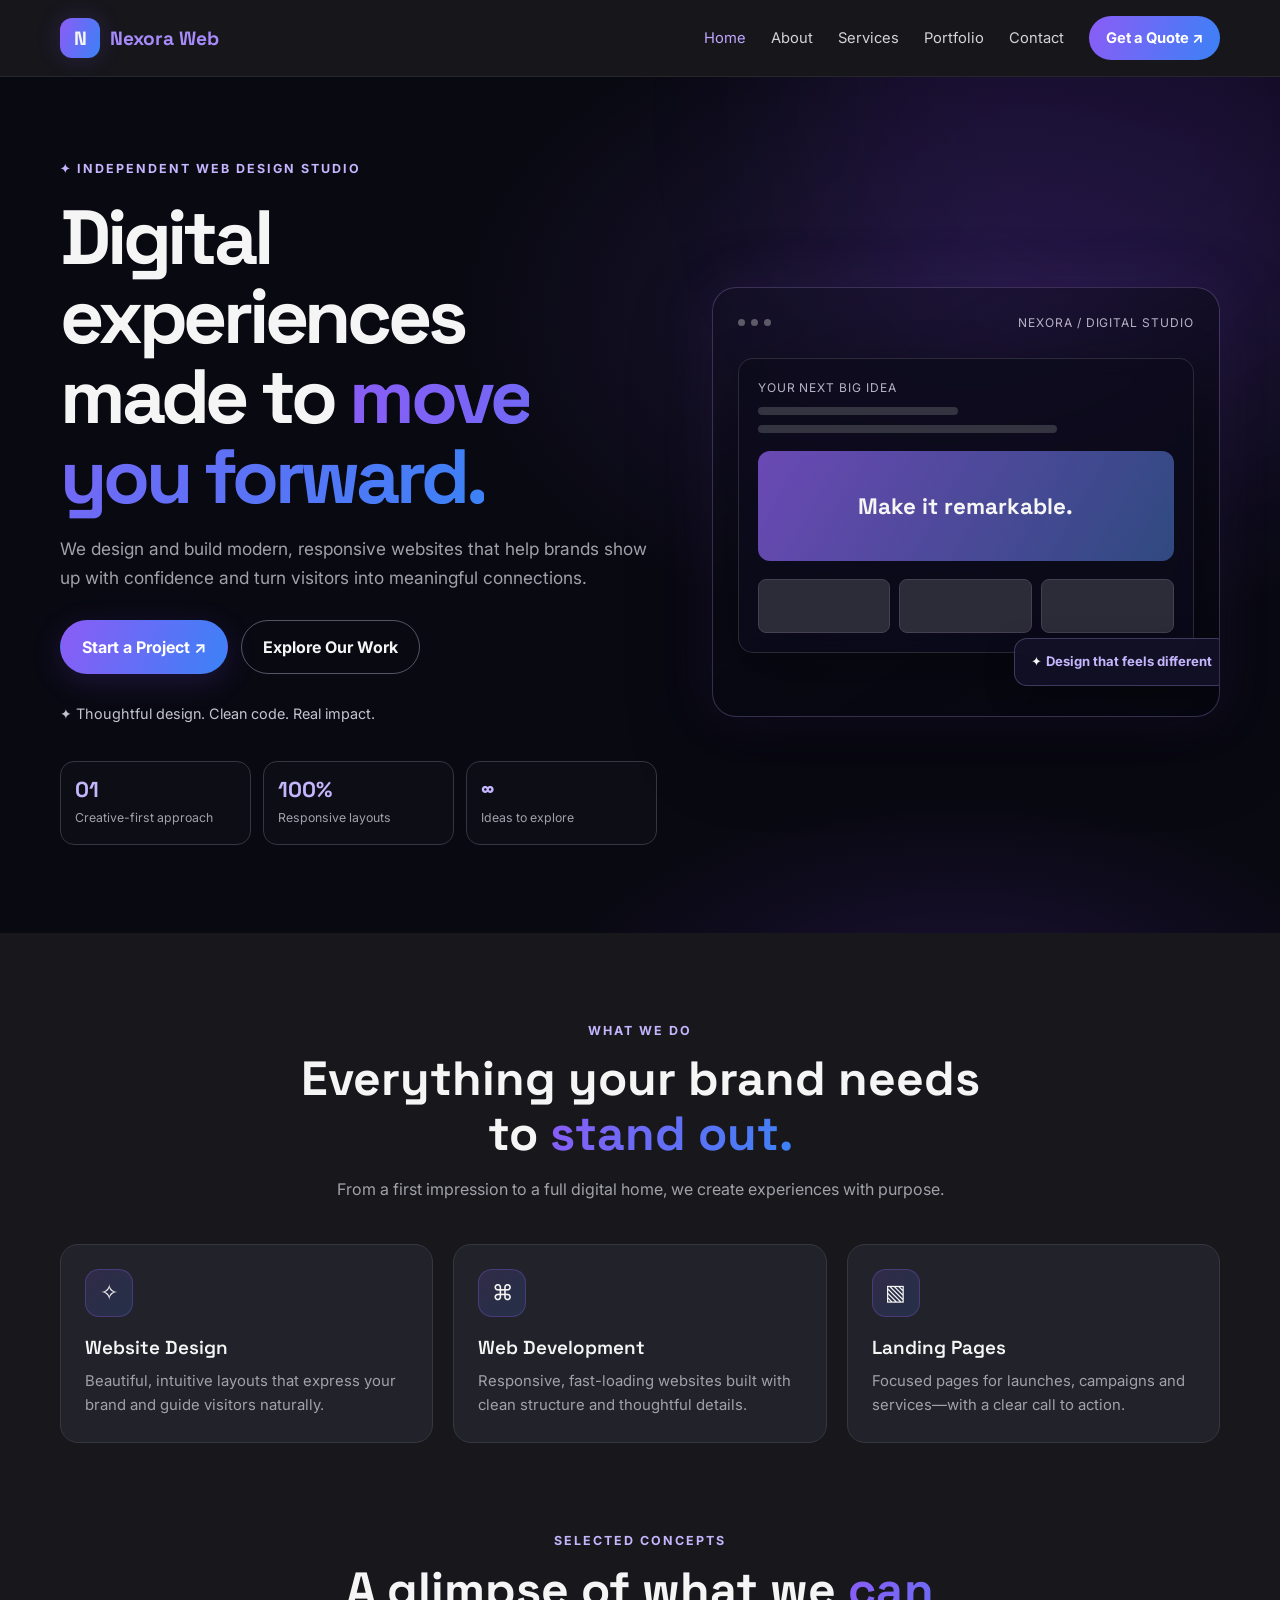
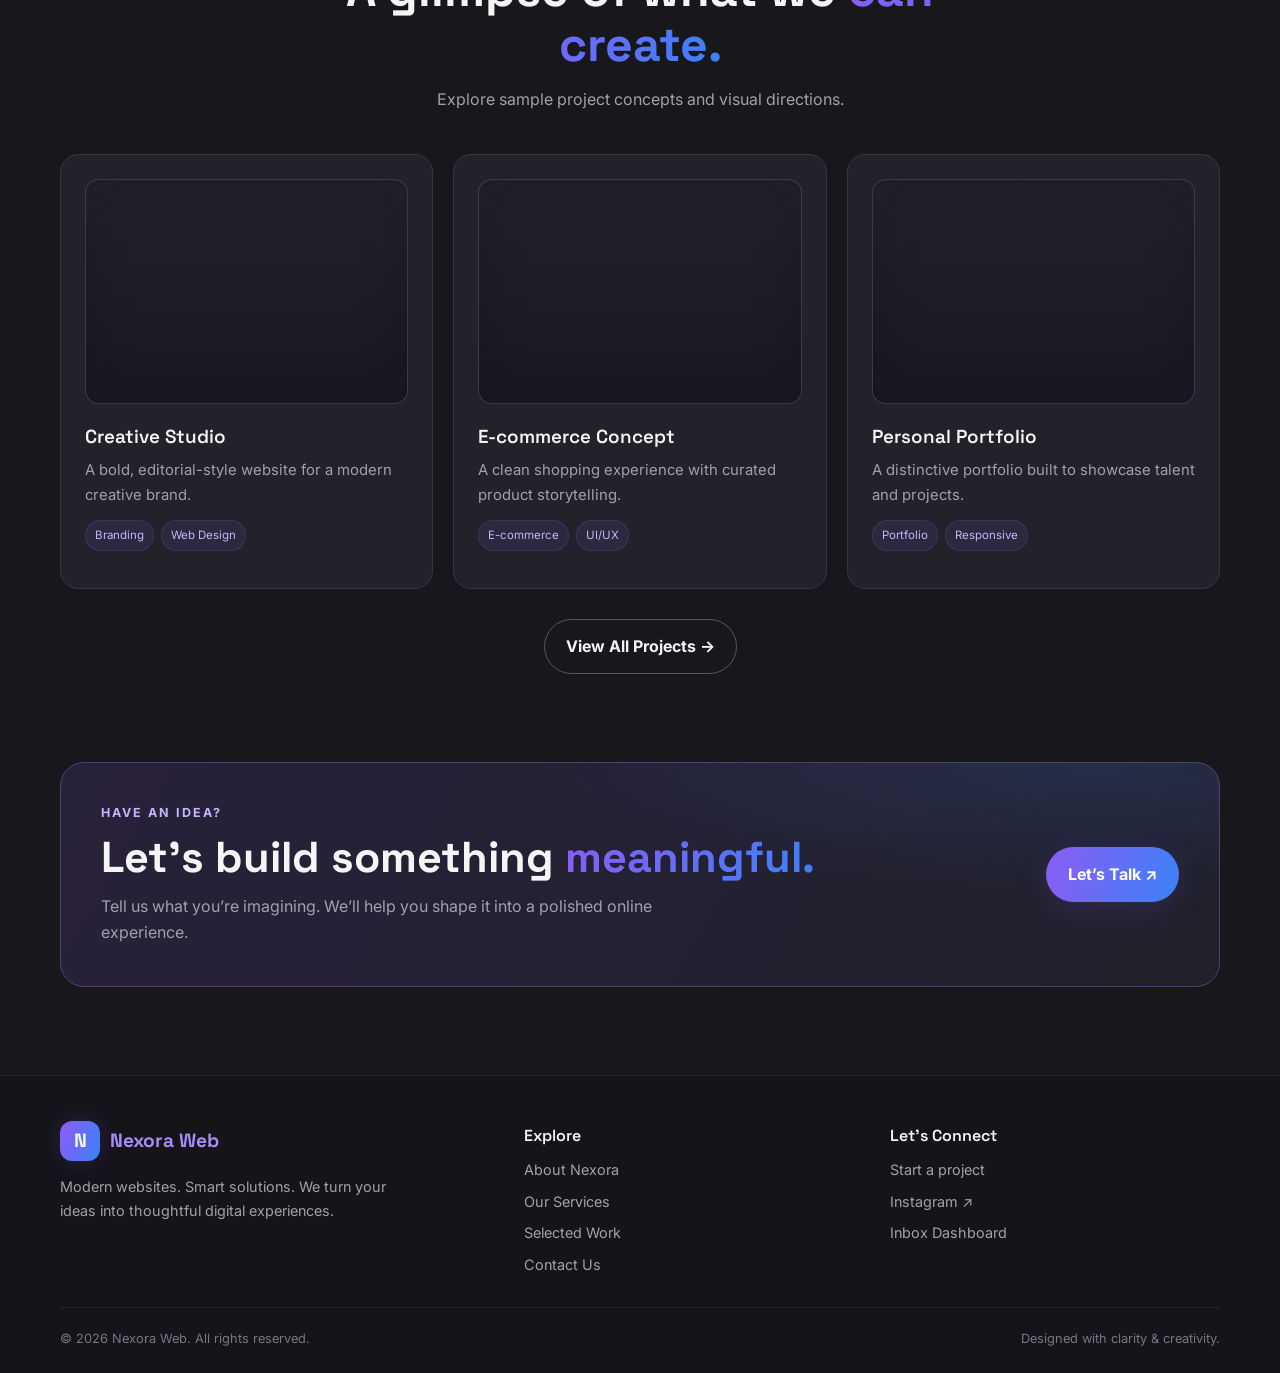
<file: index.html>
<!doctype html><html lang="en"><head><meta charset="utf-8"><meta name="viewport" content="width=device-width,initial-scale=1"><meta name="description" content="Nexora Web creates modern, responsive websites and digital experiences."><title>Nexora Web | Modern Websites, Smart Solutions</title><link rel="stylesheet" href="style.css"></head><body><header class="navbar"><div class="container nav-inner">
<a class="brand" href="index.html"><span class="brand-mark">N</span><span>Nexora <span>Web</span></span></a>
<button class="menu-btn" aria-label="Toggle navigation">☰</button><nav class="nav-links">
<a href="index.html" class="active">Home</a><a href="about.html" class="">About</a><a href="services.html" class="">Services</a><a href="portfolio.html" class="">Portfolio</a><a href="contact.html" class="">Contact</a><a class="nav-cta" href="contact.html">Get a Quote ↗</a></nav></div></header>
<main><section class="hero"><div class="container hero-grid"><div><div class="eyebrow">✦ Independent web design studio</div><h1>Digital experiences<br>made to <span class="gradient-text">move you forward.</span></h1><p>We design and build modern, responsive websites that help brands show up with confidence and turn visitors into meaningful connections.</p><div class="hero-actions"><a class="btn btn-primary" href="contact.html">Start a Project ↗</a><a class="btn btn-outline" href="portfolio.html">Explore Our Work</a></div><div class="hero-note">✦ Thoughtful design. Clean code. Real impact.</div><div class="stats"><div class="stat"><strong>01</strong><span>Creative-first approach</span></div><div class="stat"><strong>100%</strong><span>Responsive layouts</span></div><div class="stat"><strong>∞</strong><span>Ideas to explore</span></div></div></div>
<div class="visual-card"><div class="visual-top"><div class="dots"><i></i><i></i><i></i></div><span class="mini-label">NEXORA / DIGITAL STUDIO</span></div><div class="mock-window"><div class="mini-label">YOUR NEXT BIG IDEA</div><div class="mock-line short"></div><div class="mock-line mid"></div><div class="mock-banner">Make it remarkable.</div><div class="mock-cards"><span></span><span></span><span></span></div></div><div class="floating-tag">✦ <b>Design that feels different</b></div></div></div></section>
<section class="section"><div class="container"><div class="section-head"><div class="eyebrow">What we do</div><h2>Everything your brand needs to <span class="gradient-text">stand out.</span></h2><p>From a first impression to a full digital home, we create experiences with purpose.</p></div><div class="cards">
<div class="card"><div class="icon-box">✧</div><h3>Website Design</h3><p>Beautiful, intuitive layouts that express your brand and guide visitors naturally.</p></div><div class="card"><div class="icon-box">⌘</div><h3>Web Development</h3><p>Responsive, fast-loading websites built with clean structure and thoughtful details.</p></div><div class="card"><div class="icon-box">▧</div><h3>Landing Pages</h3><p>Focused pages for launches, campaigns and services—with a clear call to action.</p></div></div></div></section>
<section class="section" style="padding-top:0"><div class="container"><div class="section-head"><div class="eyebrow">Selected concepts</div><h2>A glimpse of what we <span class="gradient-text">can create.</span></h2><p>Explore sample project concepts and visual directions.</p></div><div class="cards"><article class="card"><div class="project-preview"><div class="browser"><div class="bar"></div><div class="block"></div><div class="tiles"><i></i><i></i><i></i></div></div></div><h3>Creative Studio</h3><p>A bold, editorial-style website for a modern creative brand.</p><div class="project-meta"><span class="tag">Branding</span><span class="tag">Web Design</span></div></article><article class="card"><div class="project-preview"><div class="browser"><div class="bar"></div><div class="block"></div><div class="tiles"><i></i><i></i><i></i></div></div></div><h3>E-commerce Concept</h3><p>A clean shopping experience with curated product storytelling.</p><div class="project-meta"><span class="tag">E-commerce</span><span class="tag">UI/UX</span></div></article><article class="card"><div class="project-preview"><div class="browser"><div class="bar"></div><div class="block"></div><div class="tiles"><i></i><i></i><i></i></div></div></div><h3>Personal Portfolio</h3><p>A distinctive portfolio built to showcase talent and projects.</p><div class="project-meta"><span class="tag">Portfolio</span><span class="tag">Responsive</span></div></article></div><div style="text-align:center;margin-top:30px"><a class="btn btn-outline" href="portfolio.html">View All Projects →</a></div></div></section>
<section class="section" style="padding-top:0"><div class="container"><div class="cta-band"><div class="cta-row"><div><div class="eyebrow">Have an idea?</div><h2>Let’s build something <span class="gradient-text">meaningful.</span></h2><p>Tell us what you’re imagining. We’ll help you shape it into a polished online experience.</p></div><a class="btn btn-primary" href="contact.html">Let’s Talk ↗</a></div></div></div></section></main><footer class="footer"><div class="container"><div class="footer-grid">
<div><a class="brand" href="index.html"><span class="brand-mark">N</span><span>Nexora <span>Web</span></span></a><p>Modern websites. Smart solutions. We turn your ideas into thoughtful digital experiences.</p></div>
<div><h4>Explore</h4><div class="footer-links"><a href="about.html">About Nexora</a><a href="services.html">Our Services</a><a href="portfolio.html">Selected Work</a><a href="contact.html">Contact Us</a></div></div>
<div><h4>Let’s Connect</h4><div class="footer-links"><a href="contact.html">Start a project</a><a href="https://www.instagram.com/" target="_blank" rel="noopener">Instagram ↗</a><a href="inbox.html">Inbox Dashboard</a></div></div>
</div><div class="copyright"><span>© <span data-year></span> Nexora Web. All rights reserved.</span><span>Designed with clarity & creativity.</span></div></div></footer><script src="app.js"></script></body></html>
</file>
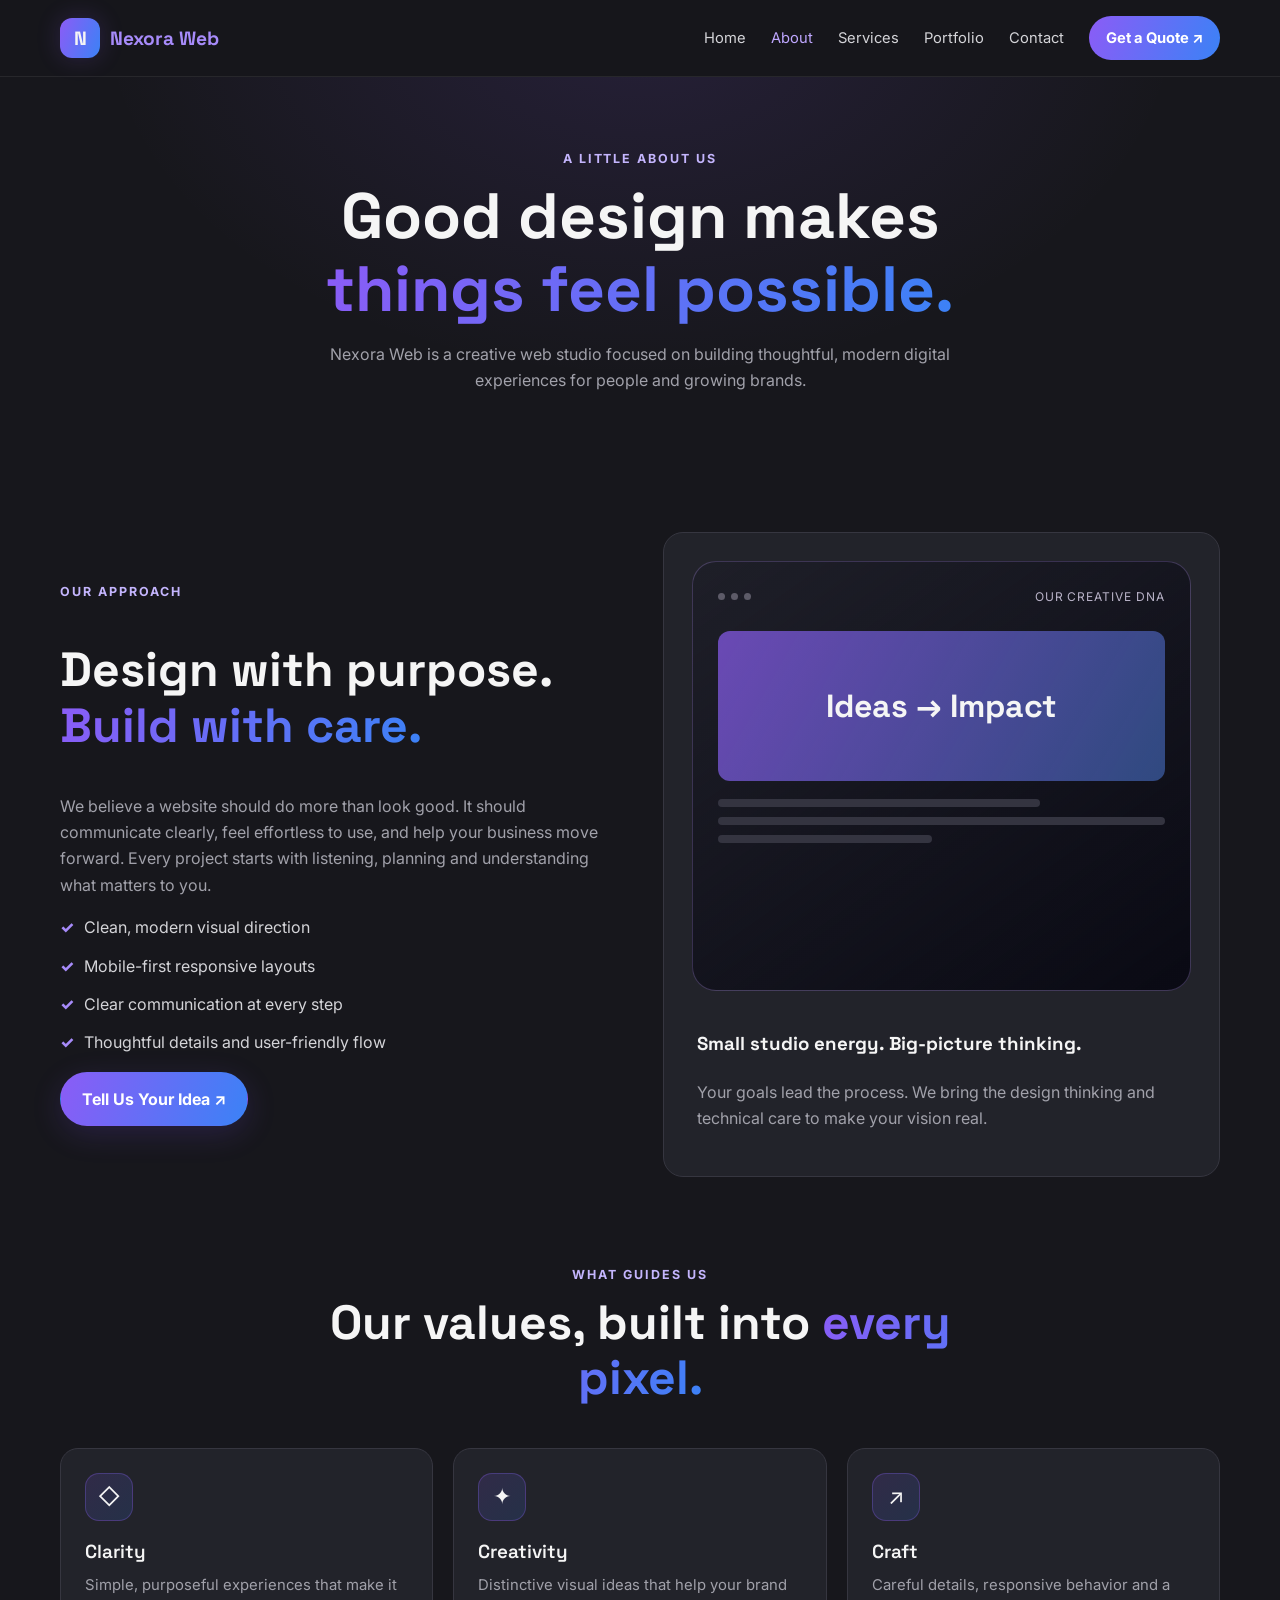
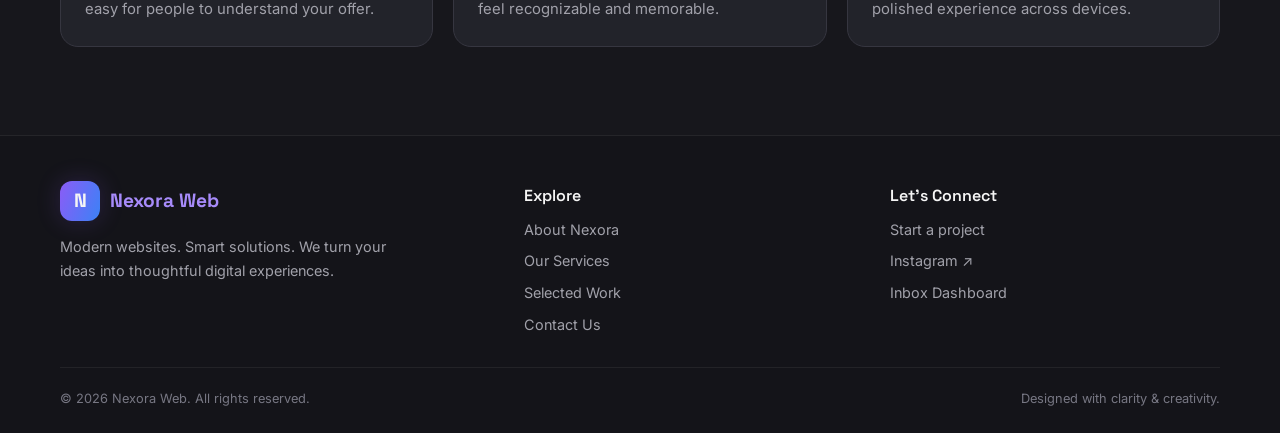
<file: about.html>
<!doctype html><html lang="en"><head><meta charset="utf-8"><meta name="viewport" content="width=device-width,initial-scale=1"><title>About | Nexora Web</title><link rel="stylesheet" href="style.css"></head><body><header class="navbar"><div class="container nav-inner">
<a class="brand" href="index.html"><span class="brand-mark">N</span><span>Nexora <span>Web</span></span></a>
<button class="menu-btn" aria-label="Toggle navigation">☰</button><nav class="nav-links">
<a href="index.html" class="">Home</a><a href="about.html" class="active">About</a><a href="services.html" class="">Services</a><a href="portfolio.html" class="">Portfolio</a><a href="contact.html" class="">Contact</a><a class="nav-cta" href="contact.html">Get a Quote ↗</a></nav></div></header>
<main><section class="page-hero"><div class="container"><div class="eyebrow">A little about us</div><h1>Good design makes<br><span class="gradient-text">things feel possible.</span></h1><p>Nexora Web is a creative web studio focused on building thoughtful, modern digital experiences for people and growing brands.</p></div></section>
<section class="section"><div class="container split"><div><div class="eyebrow">Our approach</div><h2 style="font:700 clamp(2rem,4vw,3rem)/1.15 'Space Grotesk'">Design with purpose.<br><span class="gradient-text">Build with care.</span></h2><p class="muted">We believe a website should do more than look good. It should communicate clearly, feel effortless to use, and help your business move forward. Every project starts with listening, planning and understanding what matters to you.</p><ul class="check-list"><li>Clean, modern visual direction</li><li>Mobile-first responsive layouts</li><li>Clear communication at every step</li><li>Thoughtful details and user-friendly flow</li></ul><a class="btn btn-primary" href="contact.html">Tell Us Your Idea ↗</a></div><div class="panel"><div class="visual-card" style="box-shadow:none"><div class="visual-top"><div class="dots"><i></i><i></i><i></i></div><span class="mini-label">OUR CREATIVE DNA</span></div><div class="mock-banner" style="height:150px;font-size:2rem">Ideas → Impact</div><div class="mock-line mid"></div><div class="mock-line"></div><div class="mock-line short"></div></div><div style="padding:20px 5px 0"><h3 style="font-family:'Space Grotesk'">Small studio energy. Big-picture thinking.</h3><p class="muted">Your goals lead the process. We bring the design thinking and technical care to make your vision real.</p></div></div></div></section>
<section class="section" style="padding-top:0"><div class="container"><div class="section-head"><div class="eyebrow">What guides us</div><h2>Our values, built into <span class="gradient-text">every pixel.</span></h2></div><div class="cards"><div class="card"><div class="icon-box">◇</div><h3>Clarity</h3><p>Simple, purposeful experiences that make it easy for people to understand your offer.</p></div><div class="card"><div class="icon-box">✦</div><h3>Creativity</h3><p>Distinctive visual ideas that help your brand feel recognizable and memorable.</p></div><div class="card"><div class="icon-box">↗</div><h3>Craft</h3><p>Careful details, responsive behavior and a polished experience across devices.</p></div></div></div></section></main><footer class="footer"><div class="container"><div class="footer-grid">
<div><a class="brand" href="index.html"><span class="brand-mark">N</span><span>Nexora <span>Web</span></span></a><p>Modern websites. Smart solutions. We turn your ideas into thoughtful digital experiences.</p></div>
<div><h4>Explore</h4><div class="footer-links"><a href="about.html">About Nexora</a><a href="services.html">Our Services</a><a href="portfolio.html">Selected Work</a><a href="contact.html">Contact Us</a></div></div>
<div><h4>Let’s Connect</h4><div class="footer-links"><a href="contact.html">Start a project</a><a href="https://www.instagram.com/" target="_blank" rel="noopener">Instagram ↗</a><a href="inbox.html">Inbox Dashboard</a></div></div>
</div><div class="copyright"><span>© <span data-year></span> Nexora Web. All rights reserved.</span><span>Designed with clarity & creativity.</span></div></div></footer><script src="app.js"></script></body></html>
</file>
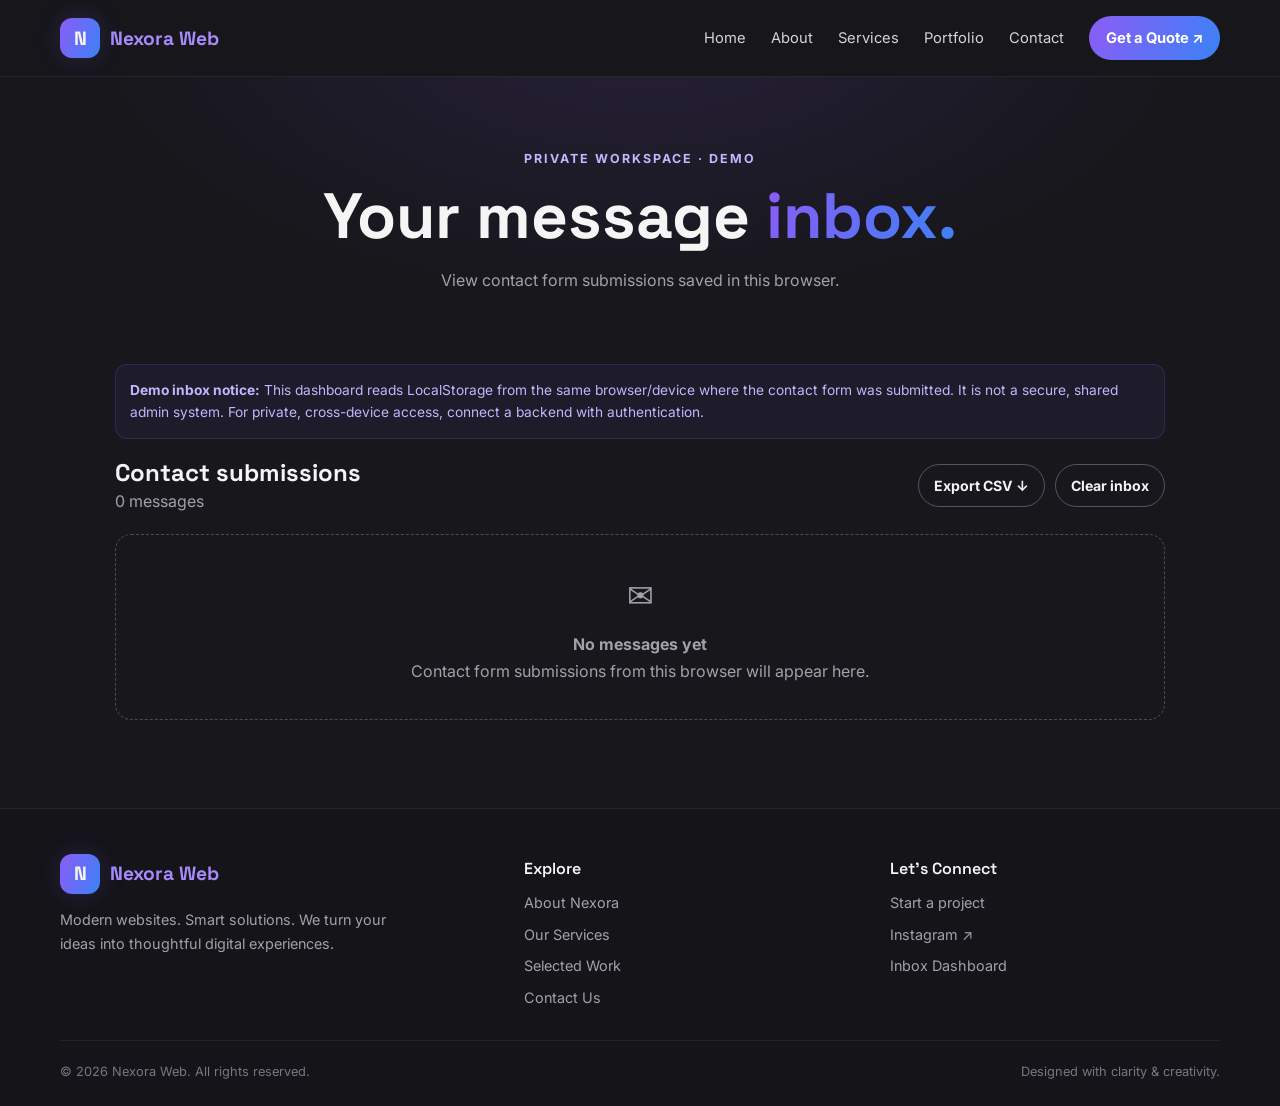
<file: inbox.html>
<!doctype html><html lang="en"><head><meta charset="utf-8"><meta name="viewport" content="width=device-width,initial-scale=1"><title>Inbox Dashboard | Nexora Web</title><link rel="stylesheet" href="style.css"></head><body><header class="navbar"><div class="container nav-inner">
<a class="brand" href="index.html"><span class="brand-mark">N</span><span>Nexora <span>Web</span></span></a>
<button class="menu-btn" aria-label="Toggle navigation">☰</button><nav class="nav-links">
<a href="index.html" class="">Home</a><a href="about.html" class="">About</a><a href="services.html" class="">Services</a><a href="portfolio.html" class="">Portfolio</a><a href="contact.html" class="">Contact</a><a class="nav-cta" href="contact.html">Get a Quote ↗</a></nav></div></header>
<main><section class="page-hero"><div class="container"><div class="eyebrow">Private workspace · demo</div><h1>Your message <span class="gradient-text">inbox.</span></h1><p>View contact form submissions saved in this browser.</p></div></section>
<section class="section" style="padding-top:20px"><div class="container inbox-wrap"><div class="security-note"><strong>Demo inbox notice:</strong> This dashboard reads LocalStorage from the same browser/device where the contact form was submitted. It is not a secure, shared admin system. For private, cross-device access, connect a backend with authentication.</div>
<div class="inbox-toolbar"><div><h2 style="font:700 1.5rem 'Space Grotesk';margin:0">Contact submissions</h2><span class="muted" id="messageCount">Loading…</span></div><div style="display:flex;gap:10px;flex-wrap:wrap"><button class="btn btn-outline btn-sm" id="exportBtn">Export CSV ↓</button><button class="btn btn-outline btn-sm" id="clearBtn">Clear inbox</button></div></div><div id="inboxList" class="inbox-list"></div></div></section></main><footer class="footer"><div class="container"><div class="footer-grid">
<div><a class="brand" href="index.html"><span class="brand-mark">N</span><span>Nexora <span>Web</span></span></a><p>Modern websites. Smart solutions. We turn your ideas into thoughtful digital experiences.</p></div>
<div><h4>Explore</h4><div class="footer-links"><a href="about.html">About Nexora</a><a href="services.html">Our Services</a><a href="portfolio.html">Selected Work</a><a href="contact.html">Contact Us</a></div></div>
<div><h4>Let’s Connect</h4><div class="footer-links"><a href="contact.html">Start a project</a><a href="https://www.instagram.com/" target="_blank" rel="noopener">Instagram ↗</a><a href="inbox.html">Inbox Dashboard</a></div></div>
</div><div class="copyright"><span>© <span data-year></span> Nexora Web. All rights reserved.</span><span>Designed with clarity & creativity.</span></div></div></footer><script src="app.js"></script>
<script>
(function(){
const KEY="nexora_web_messages_v1",list=document.getElementById("inboxList"),count=document.getElementById("messageCount");
const read=()=>{try{return JSON.parse(localStorage.getItem(KEY)||"[]")}catch{return[]}};
const esc=s=>String(s||"").replace(/[&<>"']/g,c=>({"&":"&amp;","<":"&lt;",">":"&gt;",'"':"&quot;","'":"&#39;"}[c]));
function render(){
 const items=read();count.textContent=items.length+" message"+(items.length===1?"":"s");
 if(!items.length){list.innerHTML='<div class="empty"><div style="font-size:2rem;margin-bottom:8px">✉</div><strong>No messages yet</strong><br>Contact form submissions from this browser will appear here.</div>';return;}
 list.innerHTML=items.map(m=>'<article class="message"><div class="message-head"><div><strong>'+esc(m.name)+'</strong> <span class="tag">'+esc(m.status||"New")+'</span><br><small>'+esc(m.email)+' · '+esc(m.service)+' · '+new Date(m.createdAt).toLocaleString()+'</small></div><div class="message-actions"><a class="btn btn-outline btn-sm" href="mailto:'+encodeURIComponent(m.email)+'?subject='+encodeURIComponent("Re: Nexora Web inquiry")+'">Reply ↗</a><button class="btn btn-outline btn-sm" data-delete="'+esc(m.id)+'">Delete</button></div></div><p>'+esc(m.message)+'</p>'+(m.budget?'<small>Budget: '+esc(m.budget)+'</small>':'')+'</article>').join("");
 list.querySelectorAll("[data-delete]").forEach(b=>b.addEventListener("click",()=>{localStorage.setItem(KEY,JSON.stringify(read().filter(m=>m.id!==b.dataset.delete)));render();}));
}
document.getElementById("clearBtn").addEventListener("click",()=>{if(confirm("Delete all messages saved in this browser?")){localStorage.removeItem(KEY);render();}});
document.getElementById("exportBtn").addEventListener("click",()=>{const items=read();if(!items.length){alert("No messages to export.");return;}const cols=["name","email","service","budget","message","createdAt","status"];const csv=[cols.join(","),...items.map(m=>cols.map(k=>'"'+String(m[k]||"").replace(/"/g,'""')+'"').join(","))].join("\n");const a=document.createElement("a");a.href=URL.createObjectURL(new Blob([csv],{type:"text/csv"}));a.download="nexora-messages.csv";a.click();URL.revokeObjectURL(a.href);});
render();
})();
</script></body></html>
</file>
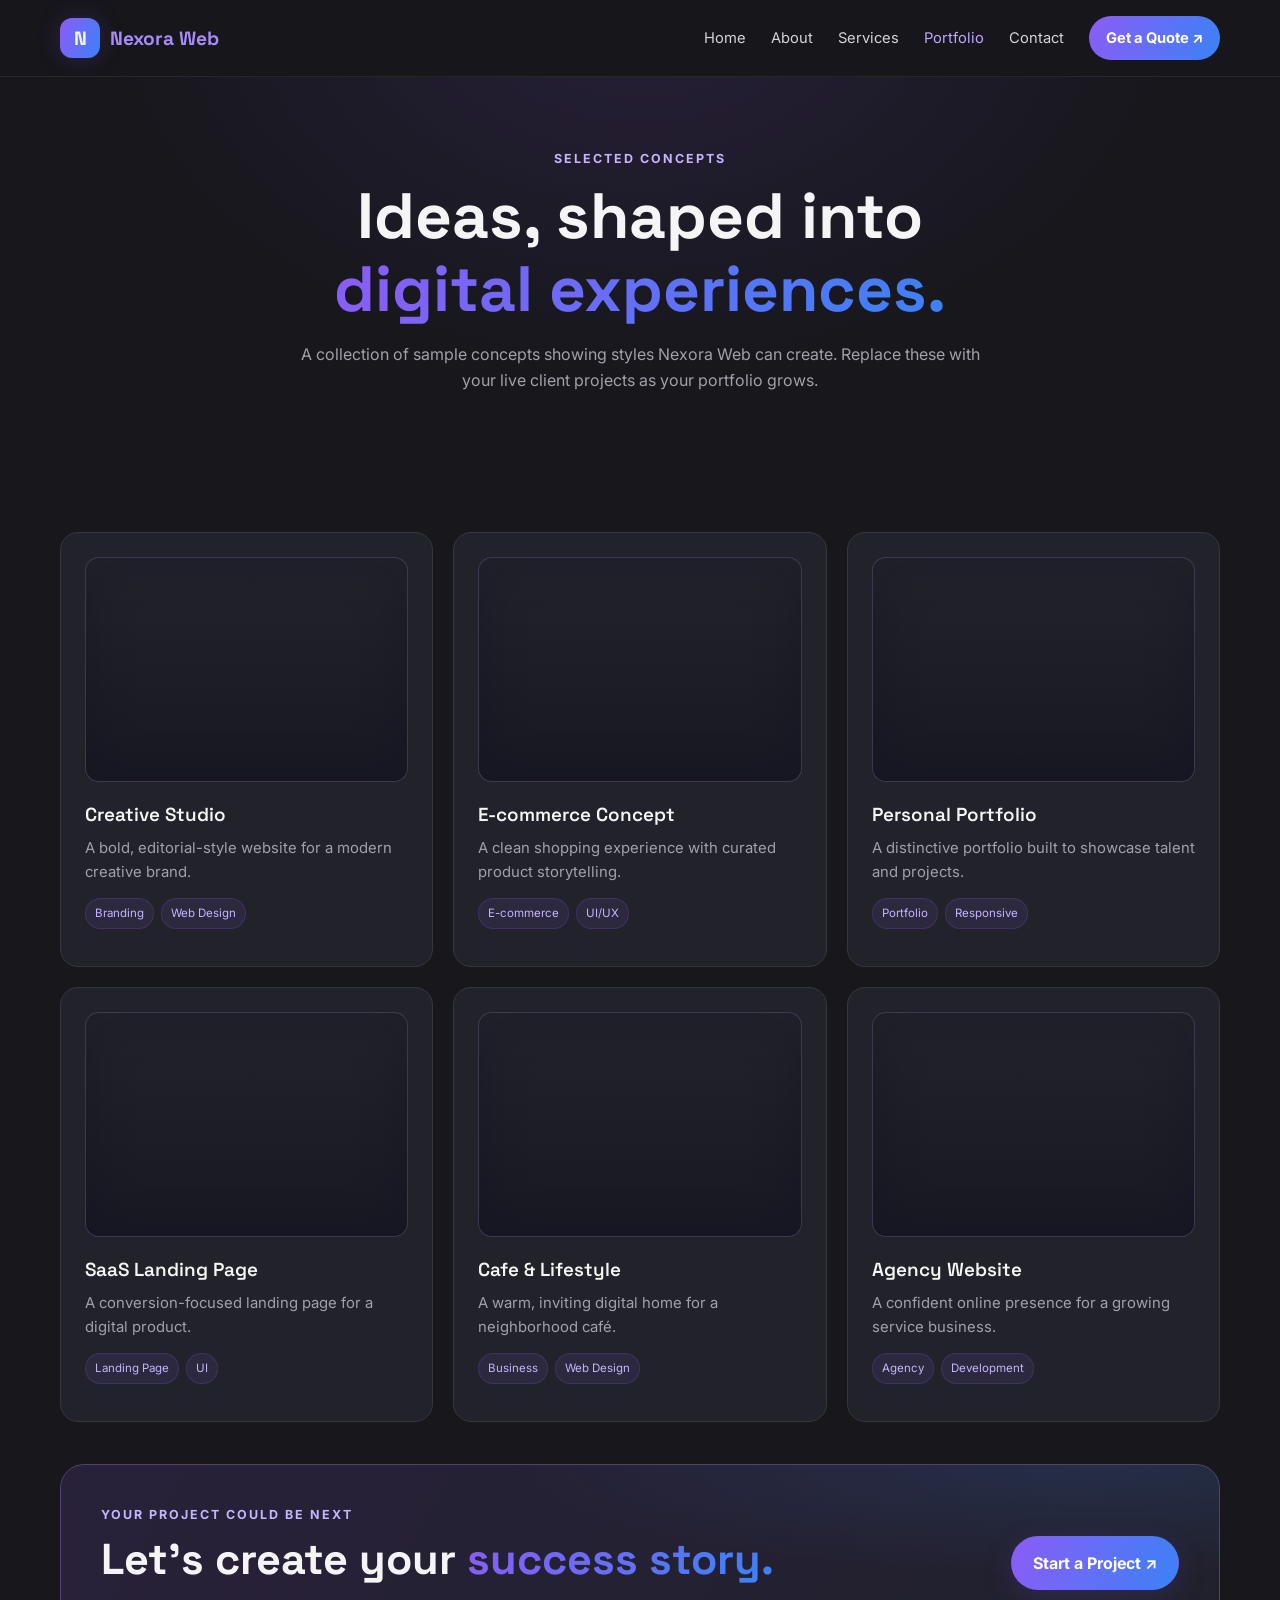
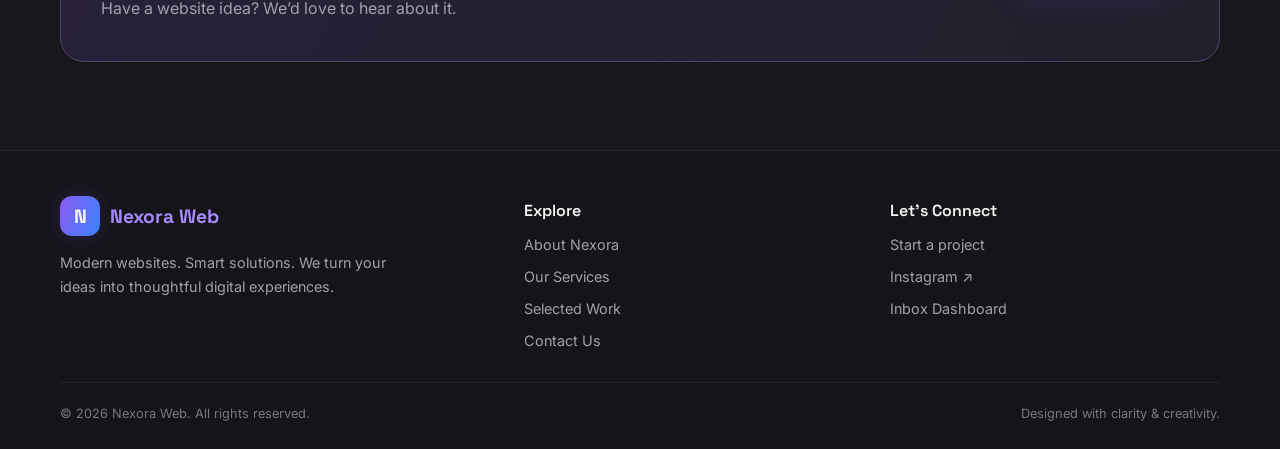
<file: portfolio.html>
<!doctype html><html lang="en"><head><meta charset="utf-8"><meta name="viewport" content="width=device-width,initial-scale=1"><title>Portfolio | Nexora Web</title><link rel="stylesheet" href="style.css"></head><body><header class="navbar"><div class="container nav-inner">
<a class="brand" href="index.html"><span class="brand-mark">N</span><span>Nexora <span>Web</span></span></a>
<button class="menu-btn" aria-label="Toggle navigation">☰</button><nav class="nav-links">
<a href="index.html" class="">Home</a><a href="about.html" class="">About</a><a href="services.html" class="">Services</a><a href="portfolio.html" class="active">Portfolio</a><a href="contact.html" class="">Contact</a><a class="nav-cta" href="contact.html">Get a Quote ↗</a></nav></div></header>
<main><section class="page-hero"><div class="container"><div class="eyebrow">Selected concepts</div><h1>Ideas, shaped into<br><span class="gradient-text">digital experiences.</span></h1><p>A collection of sample concepts showing styles Nexora Web can create. Replace these with your live client projects as your portfolio grows.</p></div></section><section class="section"><div class="container"><div class="cards"><article class="card"><div class="project-preview"><div class="browser"><div class="bar"></div><div class="block"></div><div class="tiles"><i></i><i></i><i></i></div></div></div><h3>Creative Studio</h3><p>A bold, editorial-style website for a modern creative brand.</p><div class="project-meta"><span class="tag">Branding</span><span class="tag">Web Design</span></div></article><article class="card"><div class="project-preview"><div class="browser"><div class="bar"></div><div class="block"></div><div class="tiles"><i></i><i></i><i></i></div></div></div><h3>E-commerce Concept</h3><p>A clean shopping experience with curated product storytelling.</p><div class="project-meta"><span class="tag">E-commerce</span><span class="tag">UI/UX</span></div></article><article class="card"><div class="project-preview"><div class="browser"><div class="bar"></div><div class="block"></div><div class="tiles"><i></i><i></i><i></i></div></div></div><h3>Personal Portfolio</h3><p>A distinctive portfolio built to showcase talent and projects.</p><div class="project-meta"><span class="tag">Portfolio</span><span class="tag">Responsive</span></div></article><article class="card"><div class="project-preview"><div class="browser"><div class="bar"></div><div class="block"></div><div class="tiles"><i></i><i></i><i></i></div></div></div><h3>SaaS Landing Page</h3><p>A conversion-focused landing page for a digital product.</p><div class="project-meta"><span class="tag">Landing Page</span><span class="tag">UI</span></div></article><article class="card"><div class="project-preview"><div class="browser"><div class="bar"></div><div class="block"></div><div class="tiles"><i></i><i></i><i></i></div></div></div><h3>Cafe & Lifestyle</h3><p>A warm, inviting digital home for a neighborhood café.</p><div class="project-meta"><span class="tag">Business</span><span class="tag">Web Design</span></div></article><article class="card"><div class="project-preview"><div class="browser"><div class="bar"></div><div class="block"></div><div class="tiles"><i></i><i></i><i></i></div></div></div><h3>Agency Website</h3><p>A confident online presence for a growing service business.</p><div class="project-meta"><span class="tag">Agency</span><span class="tag">Development</span></div></article></div><div class="cta-band" style="margin-top:42px"><div class="cta-row"><div><div class="eyebrow">Your project could be next</div><h2>Let’s create your <span class="gradient-text">success story.</span></h2><p>Have a website idea? We’d love to hear about it.</p></div><a class="btn btn-primary" href="contact.html">Start a Project ↗</a></div></div></div></section></main><footer class="footer"><div class="container"><div class="footer-grid">
<div><a class="brand" href="index.html"><span class="brand-mark">N</span><span>Nexora <span>Web</span></span></a><p>Modern websites. Smart solutions. We turn your ideas into thoughtful digital experiences.</p></div>
<div><h4>Explore</h4><div class="footer-links"><a href="about.html">About Nexora</a><a href="services.html">Our Services</a><a href="portfolio.html">Selected Work</a><a href="contact.html">Contact Us</a></div></div>
<div><h4>Let’s Connect</h4><div class="footer-links"><a href="contact.html">Start a project</a><a href="https://www.instagram.com/" target="_blank" rel="noopener">Instagram ↗</a><a href="inbox.html">Inbox Dashboard</a></div></div>
</div><div class="copyright"><span>© <span data-year></span> Nexora Web. All rights reserved.</span><span>Designed with clarity & creativity.</span></div></div></footer><script src="app.js"></script></body></html>
</file>
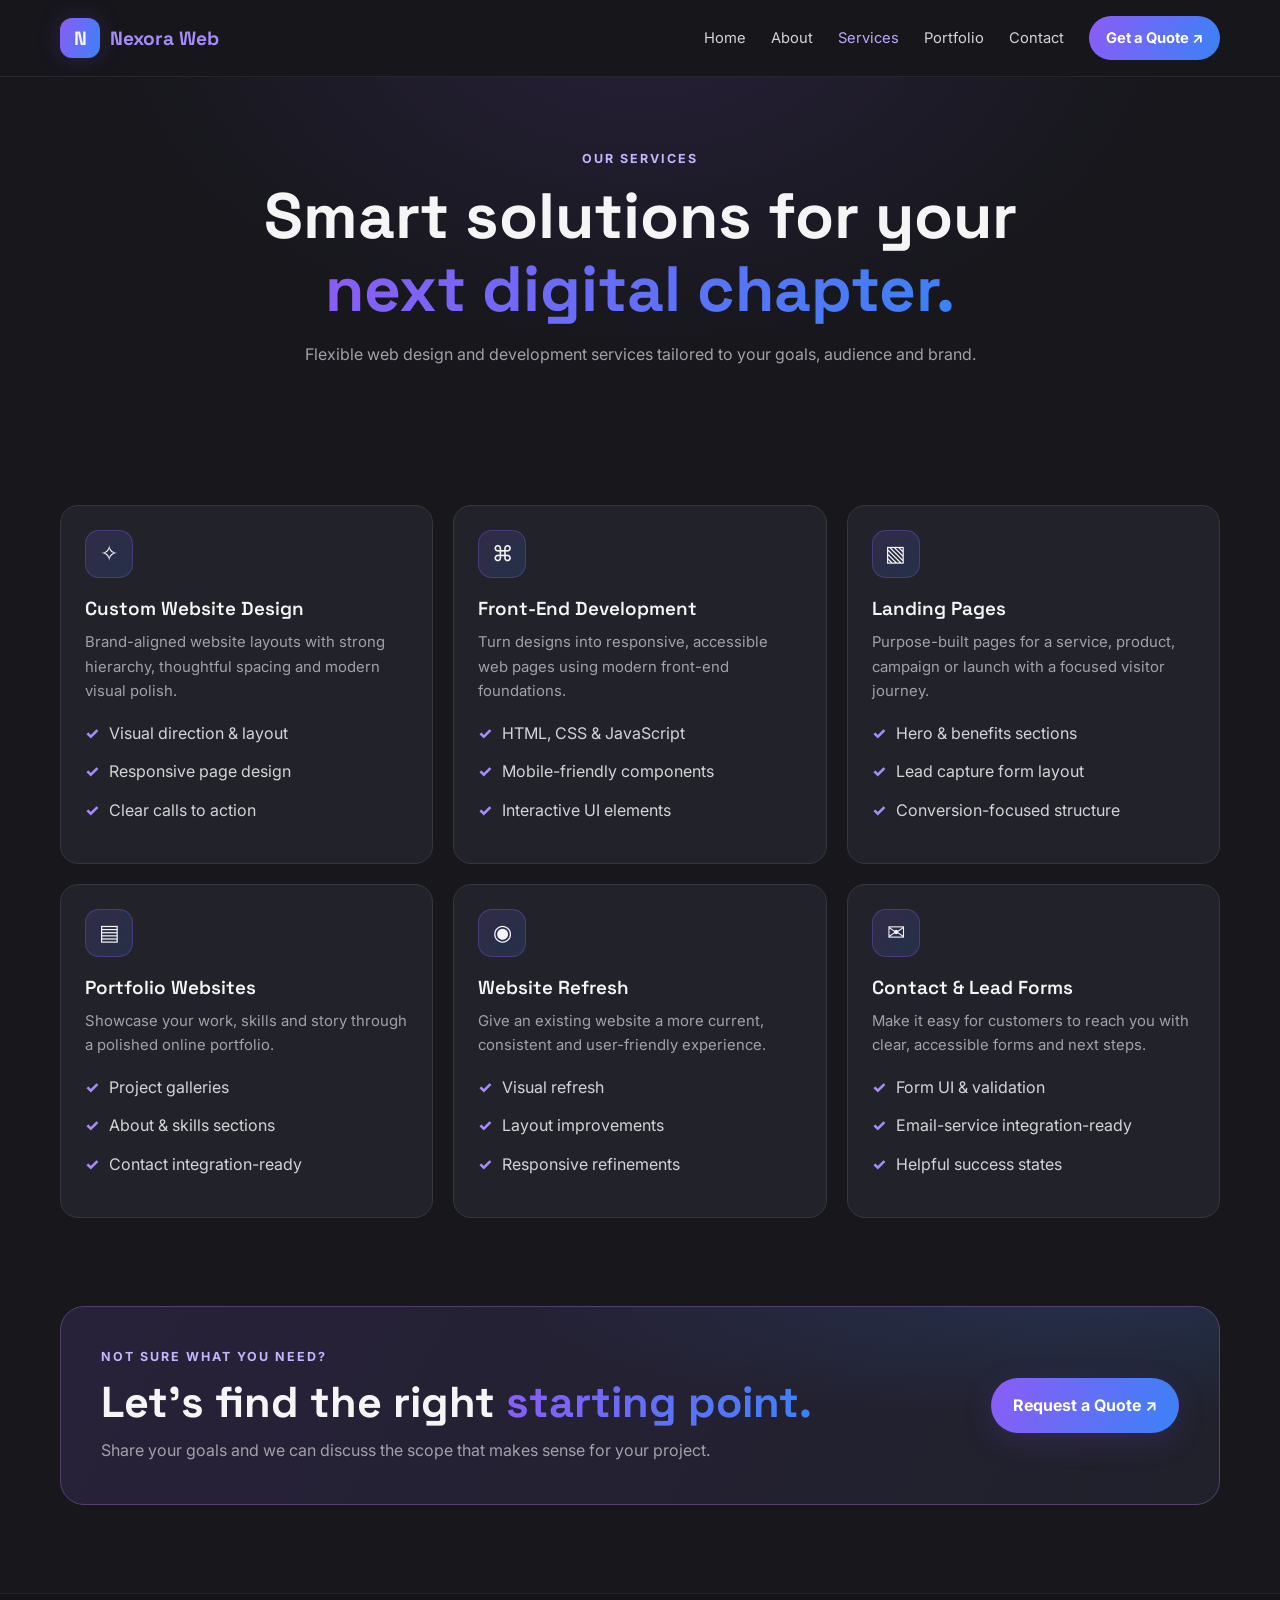
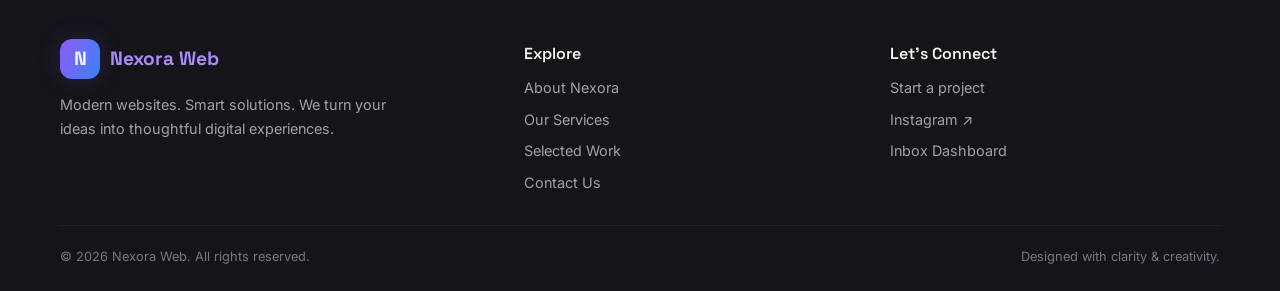
<file: services.html>
<!doctype html><html lang="en"><head><meta charset="utf-8"><meta name="viewport" content="width=device-width,initial-scale=1"><title>Services | Nexora Web</title><link rel="stylesheet" href="style.css"></head><body><header class="navbar"><div class="container nav-inner">
<a class="brand" href="index.html"><span class="brand-mark">N</span><span>Nexora <span>Web</span></span></a>
<button class="menu-btn" aria-label="Toggle navigation">☰</button><nav class="nav-links">
<a href="index.html" class="">Home</a><a href="about.html" class="">About</a><a href="services.html" class="active">Services</a><a href="portfolio.html" class="">Portfolio</a><a href="contact.html" class="">Contact</a><a class="nav-cta" href="contact.html">Get a Quote ↗</a></nav></div></header>
<main><section class="page-hero"><div class="container"><div class="eyebrow">Our services</div><h1>Smart solutions for your<br><span class="gradient-text">next digital chapter.</span></h1><p>Flexible web design and development services tailored to your goals, audience and brand.</p></div></section><section class="section"><div class="container"><div class="cards">
<div class="card"><div class="icon-box">✧</div><h3>Custom Website Design</h3><p>Brand-aligned website layouts with strong hierarchy, thoughtful spacing and modern visual polish.</p><ul class="check-list"><li>Visual direction & layout</li><li>Responsive page design</li><li>Clear calls to action</li></ul></div>
<div class="card"><div class="icon-box">⌘</div><h3>Front-End Development</h3><p>Turn designs into responsive, accessible web pages using modern front-end foundations.</p><ul class="check-list"><li>HTML, CSS & JavaScript</li><li>Mobile-friendly components</li><li>Interactive UI elements</li></ul></div>
<div class="card"><div class="icon-box">▧</div><h3>Landing Pages</h3><p>Purpose-built pages for a service, product, campaign or launch with a focused visitor journey.</p><ul class="check-list"><li>Hero & benefits sections</li><li>Lead capture form layout</li><li>Conversion-focused structure</li></ul></div>
<div class="card"><div class="icon-box">▤</div><h3>Portfolio Websites</h3><p>Showcase your work, skills and story through a polished online portfolio.</p><ul class="check-list"><li>Project galleries</li><li>About & skills sections</li><li>Contact integration-ready</li></ul></div>
<div class="card"><div class="icon-box">◉</div><h3>Website Refresh</h3><p>Give an existing website a more current, consistent and user-friendly experience.</p><ul class="check-list"><li>Visual refresh</li><li>Layout improvements</li><li>Responsive refinements</li></ul></div>
<div class="card"><div class="icon-box">✉</div><h3>Contact & Lead Forms</h3><p>Make it easy for customers to reach you with clear, accessible forms and next steps.</p><ul class="check-list"><li>Form UI & validation</li><li>Email-service integration-ready</li><li>Helpful success states</li></ul></div>
</div></div></section><section class="section" style="padding-top:0"><div class="container"><div class="cta-band"><div class="cta-row"><div><div class="eyebrow">Not sure what you need?</div><h2>Let’s find the right <span class="gradient-text">starting point.</span></h2><p>Share your goals and we can discuss the scope that makes sense for your project.</p></div><a class="btn btn-primary" href="contact.html">Request a Quote ↗</a></div></div></div></section></main><footer class="footer"><div class="container"><div class="footer-grid">
<div><a class="brand" href="index.html"><span class="brand-mark">N</span><span>Nexora <span>Web</span></span></a><p>Modern websites. Smart solutions. We turn your ideas into thoughtful digital experiences.</p></div>
<div><h4>Explore</h4><div class="footer-links"><a href="about.html">About Nexora</a><a href="services.html">Our Services</a><a href="portfolio.html">Selected Work</a><a href="contact.html">Contact Us</a></div></div>
<div><h4>Let’s Connect</h4><div class="footer-links"><a href="contact.html">Start a project</a><a href="https://www.instagram.com/" target="_blank" rel="noopener">Instagram ↗</a><a href="inbox.html">Inbox Dashboard</a></div></div>
</div><div class="copyright"><span>© <span data-year></span> Nexora Web. All rights reserved.</span><span>Designed with clarity & creativity.</span></div></div></footer><script src="app.js"></script></body></html>
</file>
<file: style.css>
@import url('https://fonts.googleapis.com/css2?family=Inter:wght@400;500;600;700;800&family=Space+Grotesk:wght@500;600;700&display=swap');
:root{--bg:#17171C;--surface:#22232A;--purple:#8B5CF6;--blue:#3B82F6;--text:#F5F5F5;--muted:#A1A1AA;--line:#363640;--grad:linear-gradient(110deg,#8B5CF6,#3B82F6)}
*{box-sizing:border-box}html{scroll-behavior:smooth}body{margin:0;background:var(--bg);color:var(--text);font-family:Inter,Arial,sans-serif;line-height:1.65}a{color:inherit;text-decoration:none}button,input,textarea,select{font:inherit}.container{width:min(1160px,92%);margin:auto}.muted{color:var(--muted)}.gradient-text{background:var(--grad);-webkit-background-clip:text;background-clip:text;color:transparent}.eyebrow{color:#C4B5FD;font-size:.78rem;letter-spacing:.16em;text-transform:uppercase;font-weight:700}.section{padding:88px 0}.section-head{max-width:680px;margin:0 auto 42px;text-align:center}.section-head h2,.page-hero h1{font:700 clamp(2rem,4vw,3rem)/1.15 'Space Grotesk';margin:10px 0 14px}.section-head p,.page-hero p{color:var(--muted);margin:0}.navbar{position:sticky;top:0;z-index:20;background:#17171ceF;backdrop-filter:blur(16px);border-bottom:1px solid #ffffff12}.nav-inner{height:76px;display:flex;align-items:center;justify-content:space-between;gap:20px}.brand{display:flex;align-items:center;gap:10px;font:700 1.2rem 'Space Grotesk'}.brand-mark{width:40px;height:40px;border-radius:12px;background:var(--grad);display:grid;place-items:center;font-weight:800;box-shadow:0 0 25px #8b5cf633}.brand span:last-child{color:#A78BFA}.nav-links{display:flex;align-items:center;gap:25px;color:#D4D4D8;font-size:.92rem}.nav-links a:hover,.nav-links a.active{color:#BFA7FF}.nav-cta{padding:10px 17px;border-radius:999px;background:var(--grad);color:white!important;font-weight:700}.menu-btn{display:none;background:transparent;border:1px solid var(--line);color:white;border-radius:10px;padding:8px 12px}
.btn{display:inline-flex;align-items:center;justify-content:center;gap:9px;padding:13px 21px;border-radius:999px;font-weight:700;border:1px solid transparent;transition:.2s;cursor:pointer}.btn-primary{background:var(--grad);color:#fff;box-shadow:0 8px 30px #6d48d833}.btn-primary:hover{transform:translateY(-2px)}.btn-outline{border-color:#555563;color:#F4F4F5;background:transparent}.btn-outline:hover{border-color:#9B7AFF;background:#8b5cf614}.btn-sm{padding:9px 15px;font-size:.88rem}
.hero{padding:82px 0 88px;position:relative;overflow:hidden}.hero:before{content:"";position:absolute;width:560px;height:560px;border-radius:50%;background:#6d28d91c;filter:blur(90px);top:-240px;right:-100px}.hero-grid{display:grid;grid-template-columns:1.08fr .92fr;align-items:center;gap:55px;position:relative}.hero h1{font:700 clamp(2.8rem,6vw,5rem)/1.04 'Space Grotesk';letter-spacing:-.055em;margin:18px 0}.hero p{font-size:1.08rem;color:var(--muted);max-width:590px}.hero-actions{display:flex;gap:13px;flex-wrap:wrap;margin:28px 0}.hero-note{color:#C4C4CE;font-size:.9rem}.visual-card{border:1px solid #45404f;background:linear-gradient(145deg,#292536,#1e2029 65%);border-radius:26px;padding:25px;box-shadow:0 25px 90px #0005;position:relative}.visual-top{display:flex;align-items:center;justify-content:space-between;margin-bottom:25px}.dots{display:flex;gap:6px}.dots i{width:7px;height:7px;background:#5D5B68;border-radius:50%}.mini-label{font-size:.75rem;color:#B9B3C8;letter-spacing:.08em}.mock-window{border:1px solid #42414f;background:#191a21;border-radius:15px;padding:19px}.mock-line{height:8px;background:#343440;border-radius:10px;margin:10px 0}.mock-line.short{width:48%}.mock-line.mid{width:72%}.mock-banner{height:110px;border-radius:12px;background:linear-gradient(120deg,#8B5CF6aa,#3B82F666),#282431;margin:18px 0;display:flex;align-items:center;justify-content:center;font:700 1.4rem 'Space Grotesk';text-align:center}.mock-cards{display:grid;grid-template-columns:repeat(3,1fr);gap:9px}.mock-cards span{height:54px;border-radius:8px;background:#2c2b38;border:1px solid #454052}.floating-tag{position:absolute;right:-10px;bottom:30px;background:#292632;border:1px solid #514568;padding:12px 16px;border-radius:13px;box-shadow:0 10px 30px #0005;font-size:.82rem}.floating-tag b{color:#C4B5FD}.stats{display:grid;grid-template-columns:repeat(3,1fr);gap:12px;margin-top:35px}.stat{padding:14px;border:1px solid var(--line);background:#ffffff04;border-radius:14px}.stat strong{display:block;font:700 1.35rem 'Space Grotesk';color:#C4B5FD}.stat span{font-size:.77rem;color:var(--muted)}
.cards{display:grid;grid-template-columns:repeat(3,1fr);gap:20px}.card{background:var(--surface);border:1px solid var(--line);border-radius:18px;padding:24px;transition:.2s}.card:hover{transform:translateY(-4px);border-color:#7555bd;box-shadow:0 18px 40px #0002}.icon-box{width:48px;height:48px;border-radius:14px;background:linear-gradient(135deg,#8b5cf626,#3b82f626);border:1px solid #8b5cf64d;display:grid;place-items:center;font-size:1.35rem;margin-bottom:18px}.card h3{font:600 1.18rem 'Space Grotesk';margin:0 0 9px}.card p{color:var(--muted);font-size:.93rem;margin:0}.project-preview{height:160px;border-radius:12px;margin-bottom:18px;padding:13px;background:linear-gradient(135deg,#31234c,#1d3555);border:1px solid #51416c}.project-preview .browser{height:100%;background:#17171ce8;border:1px solid #ffffff20;border-radius:8px;padding:10px}.project-preview .bar{height:6px;width:45%;background:#8b5cf6;border-radius:5px;margin-bottom:12px}.project-preview .block{height:42px;border-radius:6px;background:linear-gradient(90deg,#8b5cf655,#3b82f655);margin-bottom:9px}.project-preview .tiles{display:grid;grid-template-columns:repeat(3,1fr);gap:6px}.project-preview .tiles i{height:25px;border-radius:4px;background:#ffffff12}.project-meta{display:flex;gap:7px;flex-wrap:wrap;margin:13px 0}.tag{font-size:.72rem;padding:5px 9px;border-radius:999px;background:#8b5cf61a;color:#C4B5FD;border:1px solid #8b5cf633}
.cta-band{border:1px solid #51416c;border-radius:24px;padding:40px;background:radial-gradient(ellipse at 90% 0%,#3b82f622,transparent 40%),linear-gradient(120deg,#28213a,#20212b)}.cta-band h2{font:700 clamp(1.8rem,4vw,2.7rem)/1.15 'Space Grotesk';margin:10px 0}.cta-row{display:flex;align-items:center;justify-content:space-between;gap:25px}.cta-row p{color:var(--muted);max-width:630px;margin:0}.page-hero{padding:72px 0 50px;text-align:center;background:radial-gradient(ellipse at 50% -20%,#8b5cf622,transparent 60%)}.page-hero h1{font-size:clamp(2.5rem,5vw,4rem)}.page-hero p{max-width:680px;margin:0 auto}.split{display:grid;grid-template-columns:1fr 1fr;gap:45px;align-items:center}.panel{background:var(--surface);border:1px solid var(--line);border-radius:20px;padding:28px}.check-list{padding:0;list-style:none}.check-list li{margin:12px 0;color:#D4D4D8}.check-list li:before{content:'✓';color:#A78BFA;font-weight:800;margin-right:10px}
.contact-grid{display:grid;grid-template-columns:.8fr 1.2fr;gap:25px;align-items:start}.contact-info{display:grid;gap:14px}.info-row{display:flex;gap:14px;align-items:flex-start;padding:17px;background:var(--surface);border:1px solid var(--line);border-radius:14px}.info-row .icon-box{flex-shrink:0;margin:0;width:42px;height:42px}.form-card{background:var(--surface);border:1px solid var(--line);padding:28px;border-radius:20px}.form-grid{display:grid;grid-template-columns:1fr 1fr;gap:15px}.field{display:flex;flex-direction:column;gap:7px}.field.full{grid-column:1/-1}.field label{font-size:.86rem;font-weight:600;color:#E4E4E7}.field input,.field textarea,.field select{width:100%;background:#191a20;border:1px solid #41414d;color:var(--text);padding:13px 14px;border-radius:11px;outline:none}.field input:focus,.field textarea:focus,.field select:focus{border-color:#8B5CF6;box-shadow:0 0 0 3px #8b5cf61a}.field textarea{min-height:135px;resize:vertical}.field select option{background:#22232A}.form-note{font-size:.8rem;color:var(--muted);margin:12px 0}.alert{display:none;padding:12px 14px;border-radius:10px;margin-bottom:15px;font-size:.9rem}.alert.show{display:block}.alert.success{background:#14532d55;border:1px solid #22c55e66;color:#bbf7d0}
.footer{border-top:1px solid #ffffff12;padding:45px 0 24px;background:#141419}.footer-grid{display:grid;grid-template-columns:1.3fr 1fr 1fr;gap:35px}.footer p{color:var(--muted);max-width:360px;font-size:.9rem}.footer h4{margin:4px 0 12px;font:600 1rem 'Space Grotesk'}.footer-links{display:grid;gap:8px;color:var(--muted);font-size:.9rem}.footer-links a:hover{color:#C4B5FD}.copyright{border-top:1px solid #ffffff10;margin-top:30px;padding-top:20px;color:#777783;font-size:.8rem;display:flex;justify-content:space-between;gap:12px}
.inbox-wrap{max-width:1050px;margin:auto}.inbox-toolbar{display:flex;gap:12px;align-items:center;justify-content:space-between;flex-wrap:wrap;margin-bottom:20px}.inbox-list{display:grid;gap:12px}.message{background:var(--surface);border:1px solid var(--line);border-radius:14px;padding:18px}.message-head{display:flex;justify-content:space-between;gap:15px;flex-wrap:wrap}.message small{color:var(--muted)}.message p{white-space:pre-wrap;color:#D4D4D8}.message-actions{display:flex;gap:8px;flex-wrap:wrap}.empty{padding:35px;text-align:center;border:1px dashed #4b4b58;border-radius:16px;color:var(--muted)}.security-note{background:#8b5cf610;border:1px solid #8b5cf633;border-radius:12px;padding:14px;color:#C4B5FD;font-size:.86rem;margin-bottom:18px}
@media(max-width:850px){.hero-grid,.split,.contact-grid{grid-template-columns:1fr}.cards{grid-template-columns:repeat(2,1fr)}.footer-grid{grid-template-columns:1fr 1fr}.cta-row{align-items:flex-start;flex-direction:column}}
@media(max-width:620px){.nav-inner{height:68px}.menu-btn{display:block}.nav-links{display:none;position:absolute;top:68px;left:0;right:0;background:#1b1b22;border-bottom:1px solid var(--line);padding:18px 5%;flex-direction:column;align-items:stretch}.nav-links.open{display:flex}.nav-cta{text-align:center}.hero{padding:55px 0}.stats,.cards,.form-grid,.footer-grid{grid-template-columns:1fr}.section{padding:65px 0}.cta-band{padding:26px 21px}.copyright{flex-direction:column}.visual-card{padding:15px}.mock-cards span{height:40px}}

/* Professional visual refresh: rich imagery, depth and polished project previews */
.hero{position:relative;overflow:hidden;background:radial-gradient(ellipse at 78% 28%,rgba(139,92,246,.18),transparent 38%),#090912}
.hero:after{content:"";position:absolute;inset:auto -8% -35% 42%;height:440px;background:radial-gradient(ellipse,rgba(124,58,237,.16),transparent 68%);pointer-events:none}
.visual-card{position:relative;min-height:430px;overflow:hidden;border:1px solid rgba(190,160,255,.25);border-radius:24px;background:linear-gradient(145deg,rgba(17,16,35,.2),rgba(8,8,18,.92)),url('https://images.unsplash.com/photo-1498050108023-c5249f4df085?auto=format&fit=crop&w=1200&q=85') center/cover;box-shadow:0 28px 80px rgba(0,0,0,.4),0 0 55px rgba(139,92,246,.12)}
.visual-card .mock-window{backdrop-filter:blur(10px);background:rgba(12,11,27,.78);border:1px solid rgba(255,255,255,.13);box-shadow:0 20px 55px rgba(0,0,0,.32)}
.visual-card .floating-tag{backdrop-filter:blur(12px);background:rgba(20,18,39,.88);border:1px solid rgba(190,160,255,.28)}
.project-preview{height:225px;position:relative;overflow:hidden;border-radius:14px;margin-bottom:20px;background-size:cover;background-position:center;border:1px solid rgba(186,150,255,.18);box-shadow:inset 0 0 50px rgba(12,8,30,.2)}
.project-preview:before{content:"";position:absolute;inset:0;background:linear-gradient(180deg,rgba(11,9,25,.02),rgba(11,9,25,.42));z-index:1;transition:opacity .3s}
.project-preview .browser{display:none!important}
.cards .card:hover .project-preview:before{opacity:.35}
.cards .card{overflow:hidden;transition:transform .28s ease,border-color .28s ease,box-shadow .28s ease}
.cards .card:hover{transform:translateY(-7px);border-color:rgba(190,160,255,.45);box-shadow:0 20px 55px rgba(0,0,0,.28),0 0 28px rgba(139,92,246,.1)}
/* Portfolio gallery image set */
main .cards .card:nth-child(1) .project-preview{background-image:url('https://images.unsplash.com/photo-1460925895917-afdab827c52f?auto=format&fit=crop&w=1000&q=85')}
main .cards .card:nth-child(2) .project-preview{background-image:url('https://images.unsplash.com/photo-1556742049-0cfed4f6a45d?auto=format&fit=crop&w=1000&q=85')}
main .cards .card:nth-child(3) .project-preview{background-image:url('https://images.unsplash.com/photo-1516321318423-f06f85e504b3?auto=format&fit=crop&w=1000&q=85')}
main .cards .card:nth-child(4) .project-preview{background-image:url('https://images.unsplash.com/photo-1551288049-bebda4e38f71?auto=format&fit=crop&w=1000&q=85')}
main .cards .card:nth-child(5) .project-preview{background-image:url('https://images.unsplash.com/photo-1554118811-1e0d58224f24?auto=format&fit=crop&w=1000&q=85')}
main .cards .card:nth-child(6) .project-preview{background-image:url('https://images.unsplash.com/photo-1497366754035-f200968a6e72?auto=format&fit=crop&w=1000&q=85')}
/* Use a valid editorial workspace photo for portfolio concept three */
main .cards .card:nth-child(3) .project-preview{background-image:url('https://images.unsplash.com/photo-1516321318423-f06f85e504b3?auto=format&fit=crop&w=1000&q=85')}
@media(max-width:760px){.visual-card{min-height:330px}.project-preview{height:190px}.hero{padding-top:42px}}
</file>
